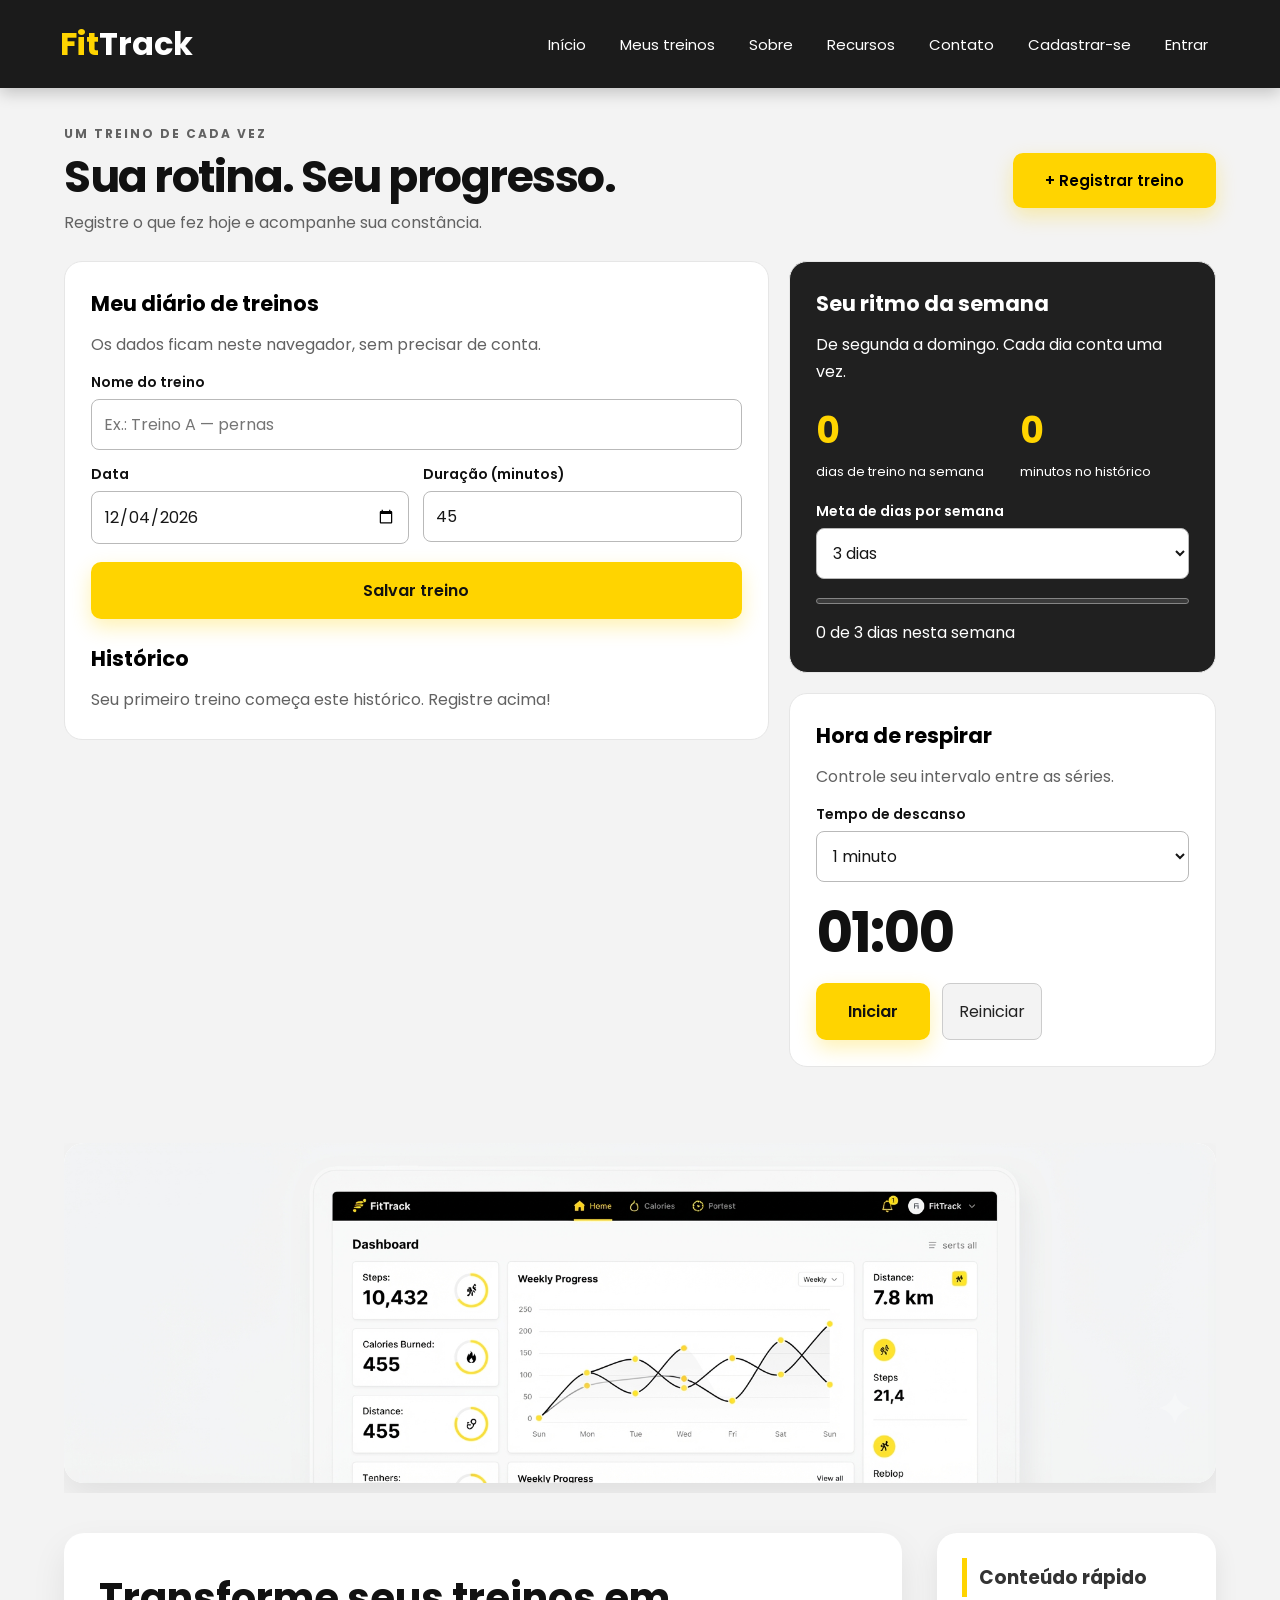
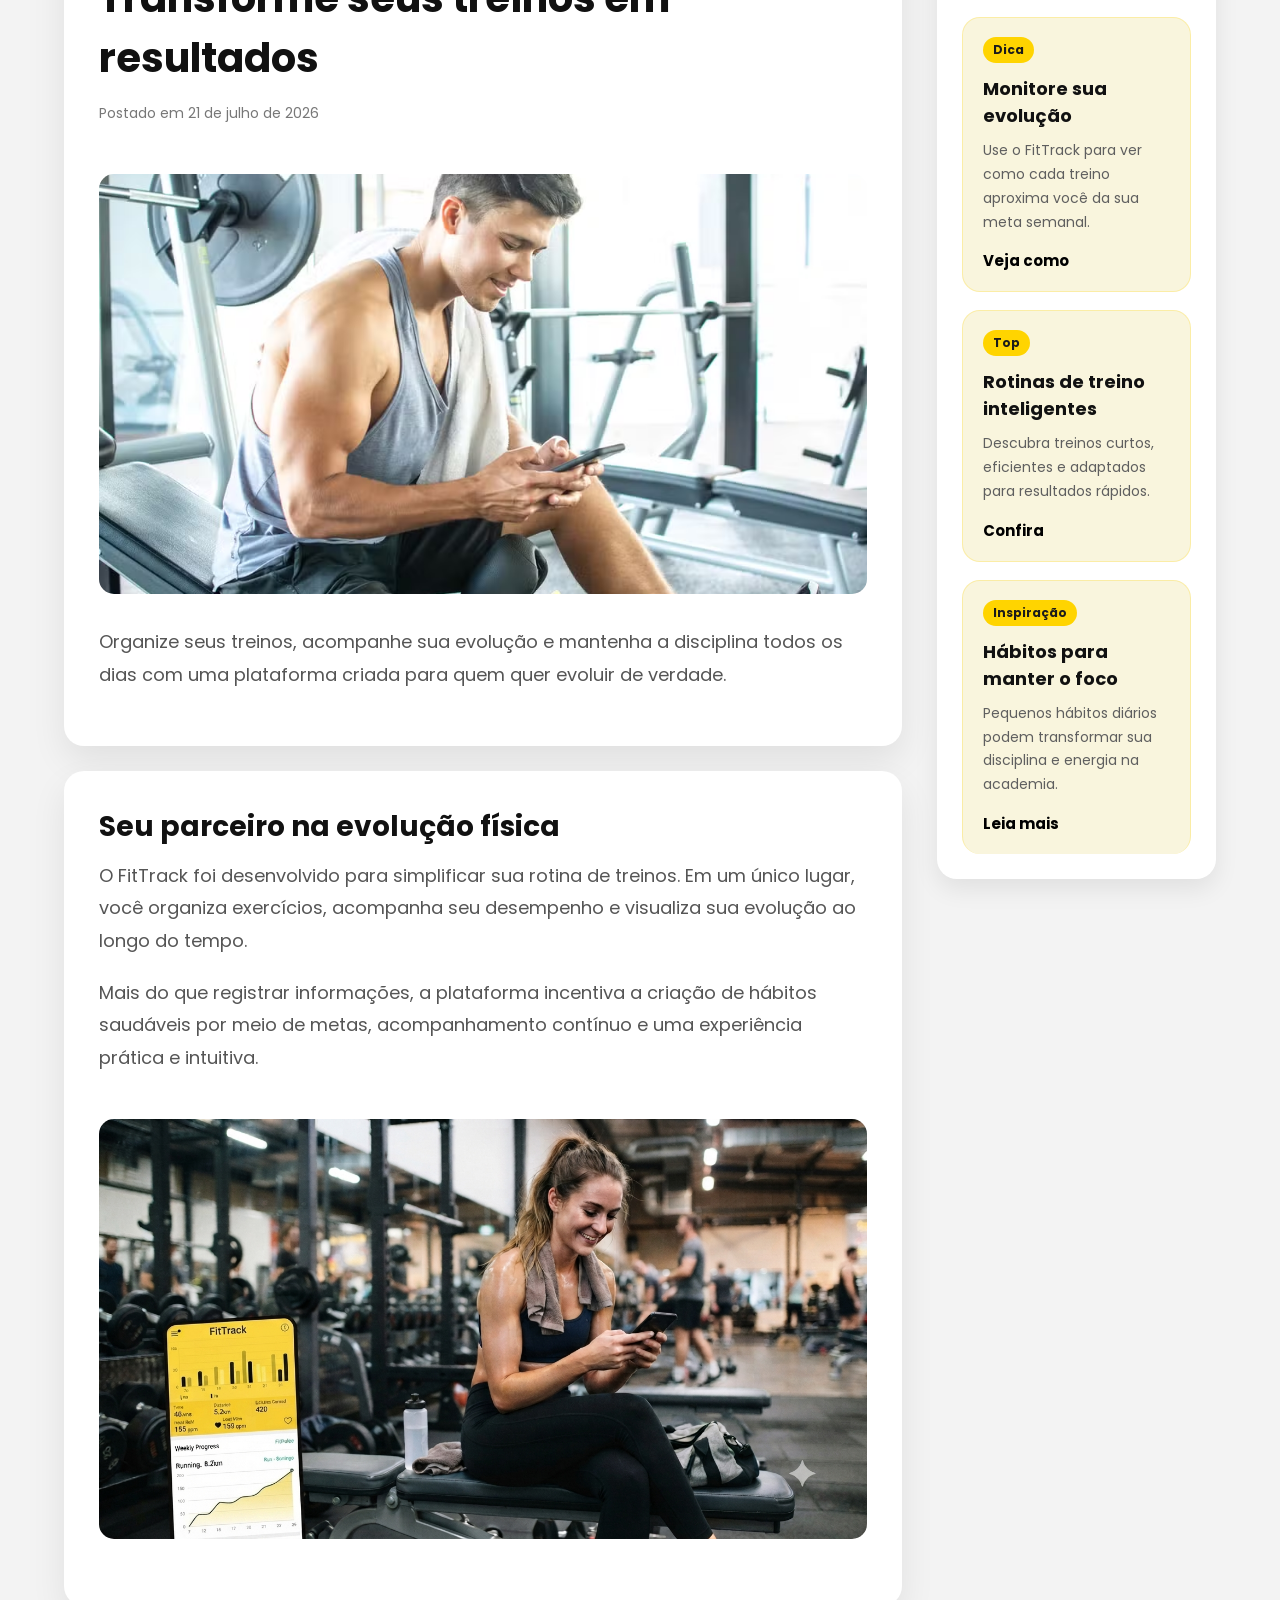
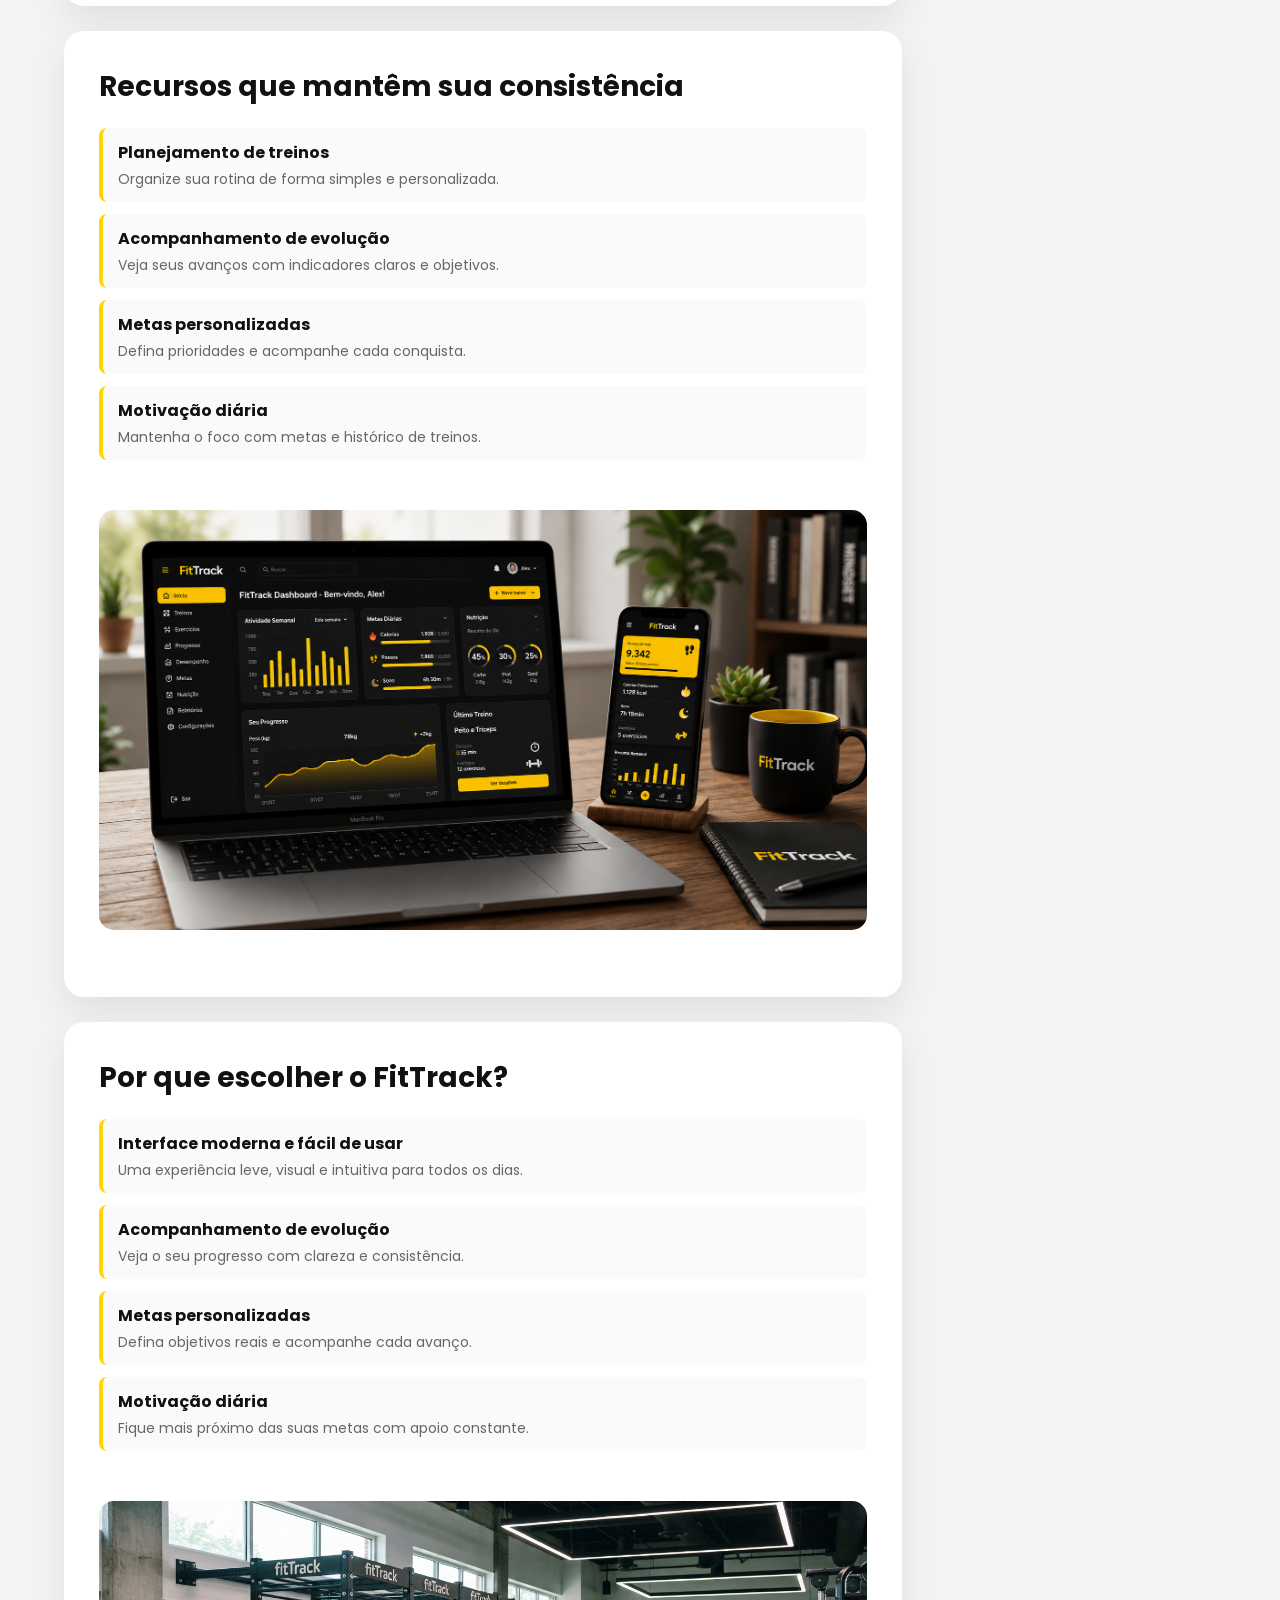
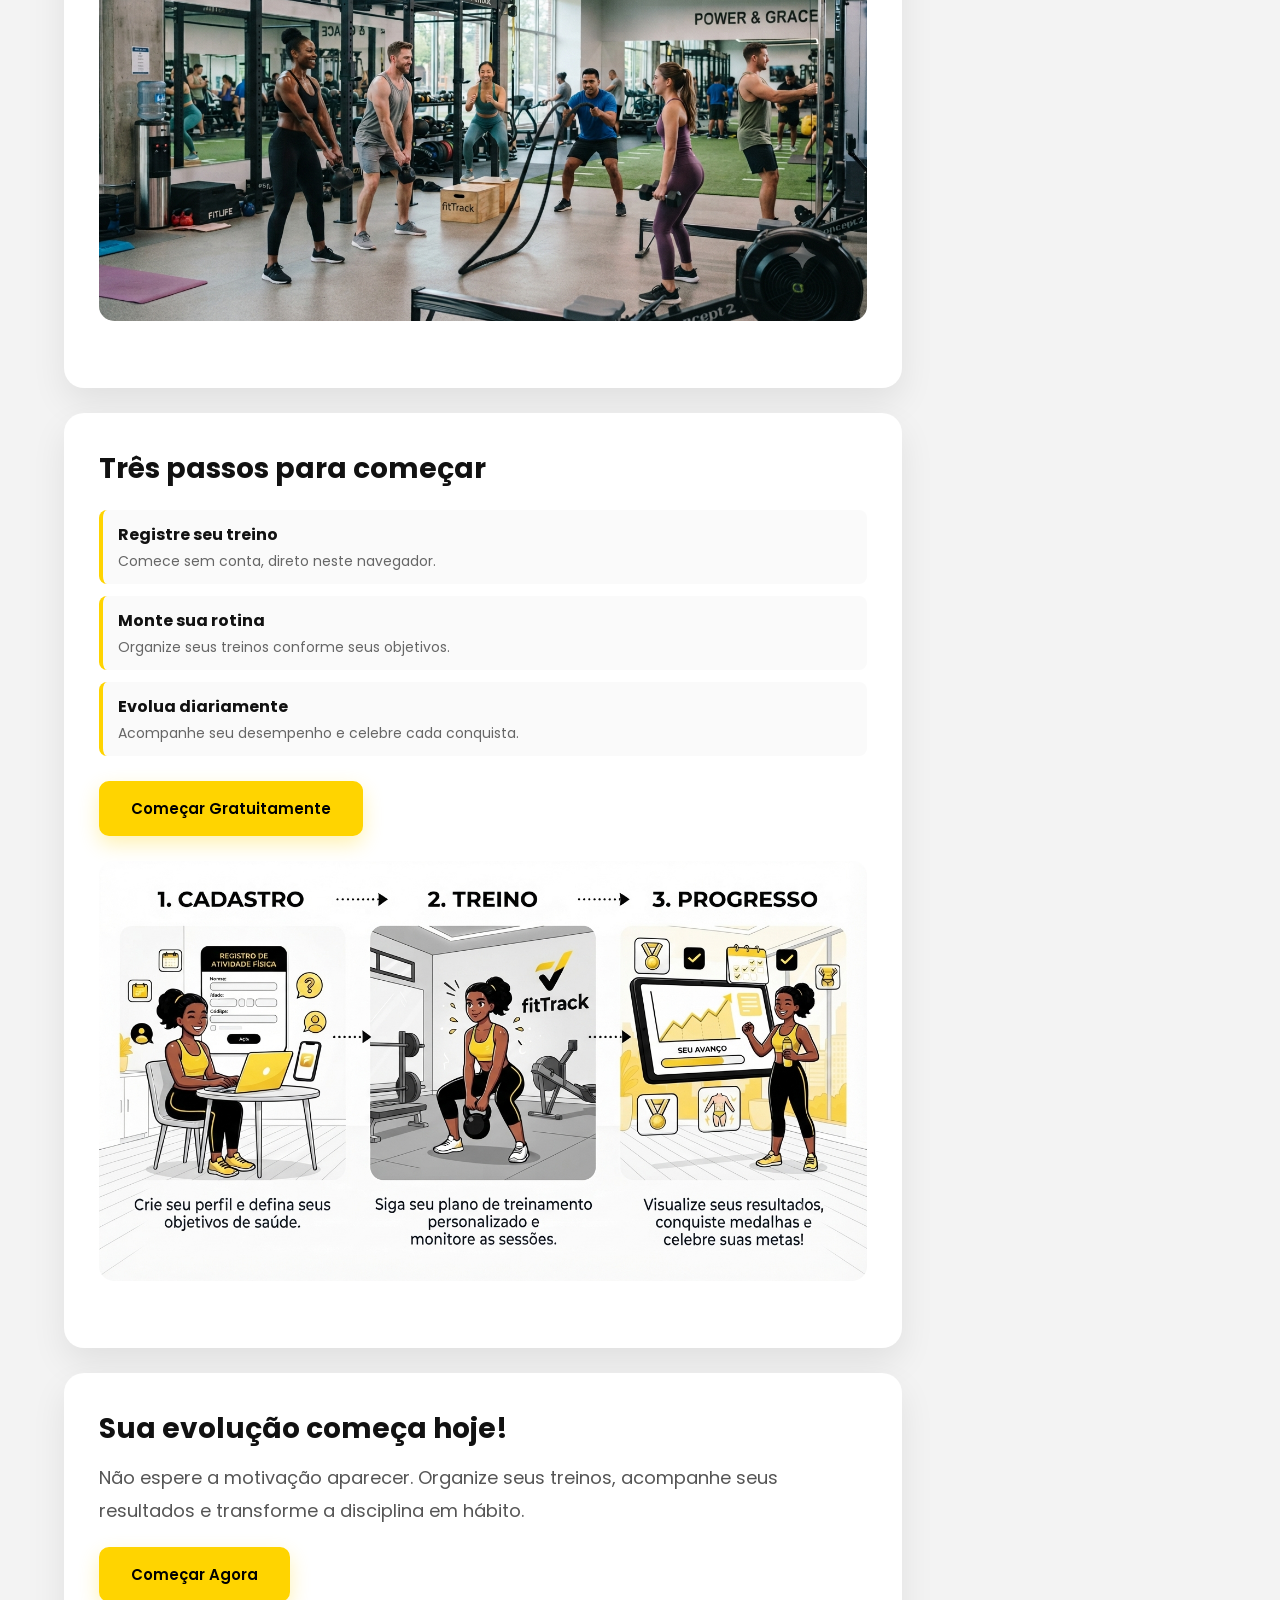
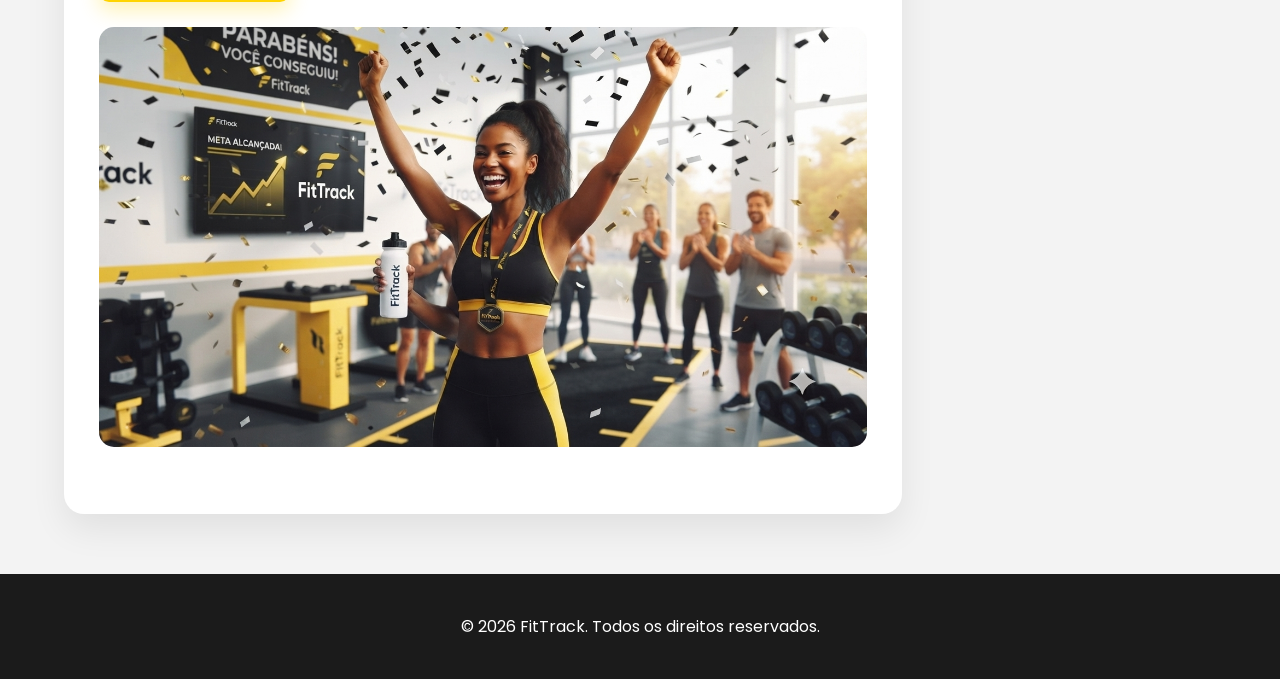
<file: index.html>
<!DOCTYPE html>
<html lang="pt-br">

<head>
    <meta charset="UTF-8">
    <meta name="viewport" content="width=device-width, initial-scale=1.0">
    <title>FitTrack</title>
    <link rel="stylesheet" href="css/style.css">
    <link rel="stylesheet" href="css/tracker.css">
    <script src="console.js" defer></script>
    <script src="tracker.js" defer></script>
    <link rel="preconnect" href="https://fonts.googleapis.com">
    <link rel="preconnect" href="https://fonts.gstatic.com" crossorigin>
    <link
        href="https://fonts.googleapis.com/css2?family=Poppins:ital,wght@0,100;0,200;0,300;0,400;0,500;0,600;0,700;0,800;0,900;1,100;1,200;1,300;1,400;1,500;1,600;1,700;1,800;1,900&display=swap"
        rel="stylesheet">
</head>

<body>
    <a href="#meus-treinos" class="skip-link">Pular para meus treinos</a>
    <header id="header">
        <nav>
            <div class="logo">
                <h1><span class="white">Fit</span><span class="yellow">Track</span></h1>
            </div>

            <div id="menu">
                <a href="index.html">Início</a>
                <a href="index.html#meus-treinos">Meus treinos</a>
                <a href="#sobre">Sobre</a>
                <a href="#recursos">Recursos</a>
                <a href="Contato.html">Contato</a>
                <a href="cadastro.html">Cadastrar-se</a>
                <a href="entrar.html">Entrar</a>
            </div>
        </nav>
    </header>

    <main id="meus-treinos" class="tracker">
        <div class="tracker-heading">
            <div><p class="eyebrow">Um treino de cada vez</p><h1>Sua rotina. Seu progresso.</h1><p>Registre o que fez hoje e acompanhe sua constância.</p></div>
            <a class="btn" href="#workout-form">+ Registrar treino</a>
        </div>
        <div class="tracker-grid">
            <section class="tracker-card">
                <h2>Meu diário de treinos</h2><p>Os dados ficam neste navegador, sem precisar de conta.</p>
                <form id="workout-form">
                    <label for="workout-name">Nome do treino</label><input id="workout-name" maxlength="80" required placeholder="Ex.: Treino A — pernas">
                    <div class="form-row">
                        <div><label for="workout-date">Data</label><input id="workout-date" type="date" required></div>
                        <div><label for="workout-minutes">Duração (minutos)</label><input id="workout-minutes" type="number" min="1" max="300" step="1" value="45" required></div>
                    </div>
                    <button class="btn" type="submit">Salvar treino</button>
                </form>
                <div class="history"><h2>Histórico</h2><p id="empty-history">Seu primeiro treino começa este histórico. Registre acima!</p><ul id="workout-list"></ul></div>
            </section>
            <div>
                <section class="tracker-card tracker-summary">
                    <h2>Seu ritmo da semana</h2><p>De segunda a domingo. Cada dia conta uma vez.</p>
                    <div class="stats"><div><strong id="week-count">0</strong><span>dias de treino na semana</span></div><div><strong id="total-minutes">0</strong><span>minutos no histórico</span></div></div>
                    <label for="goal">Meta de dias por semana</label><select id="goal"><option value="1">1 dia</option><option value="2">2 dias</option><option value="3" selected>3 dias</option><option value="4">4 dias</option><option value="5">5 dias</option><option value="6">6 dias</option><option value="7">7 dias</option></select>
                    <progress id="week-progress" value="0" max="3" aria-label="Progresso da meta semanal"></progress><p id="goal-summary"></p>
                </section>
                <section class="tracker-card timer-card">
                    <h2>Hora de respirar</h2><p>Controle seu intervalo entre as séries.</p>
                    <label for="rest-duration">Tempo de descanso</label><select id="rest-duration"><option value="30">30 segundos</option><option value="60" selected>1 minuto</option><option value="90">1 minuto e 30 segundos</option><option value="120">2 minutos</option></select>
                    <output id="timer-display" aria-label="Tempo restante" aria-live="off">01:00</output><div class="timer-actions"><button id="timer-toggle" class="btn" type="button">Iniciar</button><button id="timer-reset" class="secondary-btn" type="button">Reiniciar</button></div>
                </section>
            </div>
        </div>
        <p id="tracker-status" role="status" aria-live="polite"></p>
        <noscript>Ative o JavaScript para registrar treinos e usar o cronômetro.</noscript>
    </main>

    <section class="slider" aria-label="Conheça o FitTrack">
        <div class="slider-wrapper">
            <div class="slide">
                <img src="img/dashboardslide.png" alt="Recursos e rotina de treinos no FitTrack" loading="lazy">
            </div>
            <div class="slide">
                <img src="img/mulherslide.png" alt="Recursos e rotina de treinos no FitTrack" loading="lazy">
            </div>
            <div class="slide">
                <img src="img/exercicioslide.png" alt="Recursos e rotina de treinos no FitTrack" loading="lazy">
            </div>
            <div class="slide">
                <img src="img/graficoslide.png" alt="Recursos e rotina de treinos no FitTrack" loading="lazy">
            </div>
            <div class="slide">
                <img src="img/comidaslide.png" alt="Recursos e rotina de treinos no FitTrack" loading="lazy">
            </div>
             <div class="slide">
                <img src="img/relogioslide.png" alt="Recursos e rotina de treinos no FitTrack" loading="lazy">
            </div>
        </div>
    </section>

    <section class="content">
        <div class="posts">
            <article class="post">
                <h1>Transforme seus treinos em resultados</h1>

                <span class="data-post">
                    Postado em 21 de julho de 2026
                </span>

                <img class="img-post1" src="img/celular-academia.avif" alt="Pessoa utilizando celular na academia">

                <p>
                    Organize seus treinos, acompanhe sua evolução e mantenha a disciplina
                    todos os dias com uma plataforma criada para quem quer evoluir de verdade.
                </p>

            </article>

            <article id="sobre" class="post">
                <h2>Seu parceiro na evolução física</h2>
                <p>
                    O FitTrack foi desenvolvido para simplificar sua rotina de treinos. Em um único lugar,
                    você organiza exercícios, acompanha seu desempenho e visualiza sua evolução ao longo do tempo.
                </p>
                <p>
                    Mais do que registrar informações, a plataforma incentiva a criação de hábitos saudáveis
                    por meio de metas, acompanhamento contínuo e uma experiência prática e intuitiva.
                </p>
                <img class="img-post1" src="img/olhando graficos.png" alt="Pessoa analisando evolução com o celular">
            </article>

            <article id="recursos" class="post">
                <h2>Recursos que mantêm sua consistência</h2>
                <ul class="feature-list">
                    <li><strong>Planejamento de treinos</strong><span>Organize sua rotina de forma simples e
                            personalizada.</span></li>
                    <li><strong>Acompanhamento de evolução</strong><span>Veja seus avanços com indicadores claros e
                            objetivos.</span></li>
                    <li><strong>Metas personalizadas</strong><span>Defina prioridades e acompanhe cada conquista.</span>
                    </li>
                    <li><strong>Motivação diária</strong><span>Mantenha o foco com metas e histórico de
                            treinos.</span></li>
                </ul>
                <img class="img-post1" src="img/painel.png" alt="Visão geral do aplicativo FitTrack">
            </article>

            <article class="post">
                <h2>Por que escolher o FitTrack?</h2>
                <ul class="feature-list">
                    <li><strong>Interface moderna e fácil de usar</strong><span>Uma experiência leve, visual e intuitiva
                            para todos os dias.</span></li>
                    <li><strong>Acompanhamento de evolução</strong><span>Veja o seu progresso com clareza e
                            consistência.</span></li>
                    <li><strong>Metas personalizadas</strong><span>Defina objetivos reais e acompanhe cada
                            avanço.</span></li>
                    <li><strong>Motivação diária</strong><span>Fique mais próximo das suas metas com apoio
                            constante.</span></li>
                </ul>
                <img class="img-post1" src="img/grupo-treinando.png" alt="Grupo de pessoas treinando">
            </article>

            <article class="post">
                <h2>Três passos para começar</h2>
                <ol class="feature-list">
                    <li><strong>Registre seu treino</strong><span>Comece sem conta, direto neste navegador.</span></li>
                    <li><strong>Monte sua rotina</strong><span>Organize seus treinos conforme seus objetivos.</span>
                    </li>
                    <li><strong>Evolua diariamente</strong><span>Acompanhe seu desempenho e celebre cada
                            conquista.</span></li>
                </ol>
                <a href="#meus-treinos" class="btn">Começar Gratuitamente</a>
                <img class="img-post1" src="img/passos.png" alt="Passo a passo do cadastro">
            </article>

            <article class="post">
                <h2>Sua evolução começa hoje!</h2>
                <p>Não espere a motivação aparecer. Organize seus treinos, acompanhe seus resultados e transforme a
                    disciplina em hábito.</p>
                <a href="#meus-treinos" class="btn">Começar Agora</a>
                <img class="img-post1" src="img/Gemini_Generated_Image_nmeksznmeksznmek.png" alt="Pessoa comemorando">
            </article>
        </div>

        <aside id="right-side">
            <div class="content-right">
                <h3>Conteúdo rápido</h3>

                <div class="sidebar-card">
                    <span class="card-tag">Dica</span>
                    <h4>Monitore sua evolução</h4>
                    <p>Use o FitTrack para ver como cada treino aproxima você da sua meta semanal.</p>
                    <a href="#meus-treinos">Veja como</a>
                </div>

                <div class="sidebar-card">
                    <span class="card-tag">Top</span>
                    <h4>Rotinas de treino inteligentes</h4>
                    <p>Descubra treinos curtos, eficientes e adaptados para resultados rápidos.</p>
                    <a href="#meus-treinos">Confira</a>
                </div>

                <div class="sidebar-card" style="border-bottom:none;">
                    <span class="card-tag">Inspiração</span>
                    <h4>Hábitos para manter o foco</h4>
                    <p>Pequenos hábitos diários podem transformar sua disciplina e energia na academia.</p>
                    <a href="#meus-treinos">Leia mais</a>
                </div>
            </div>
        </aside>
    </section>

    <footer id="footer">
        <p>&copy; 2026 FitTrack. Todos os direitos reservados.</p>
    </footer>
</body>

</html>
</file>
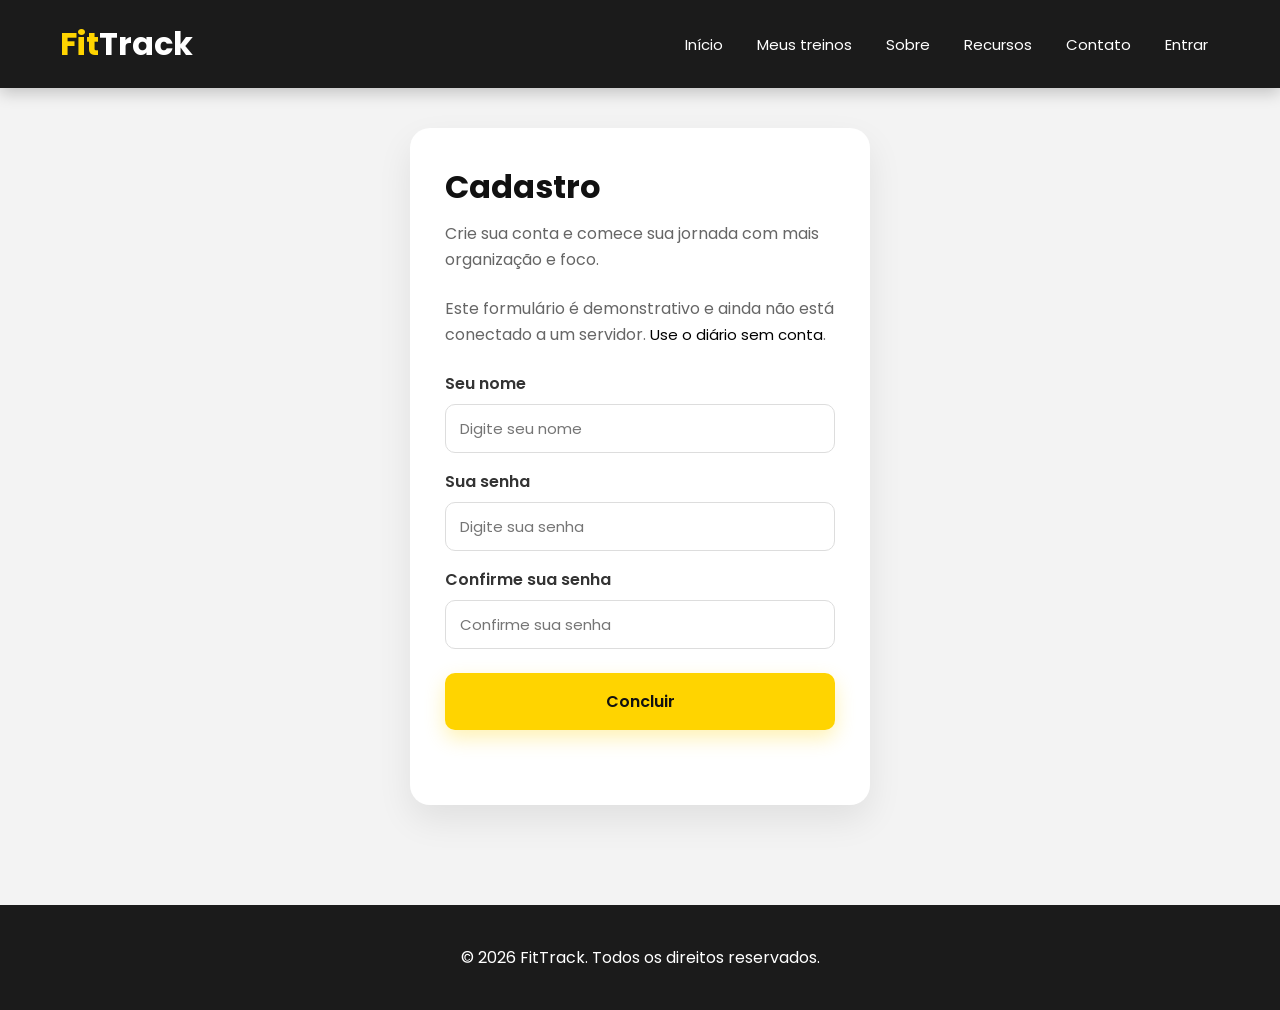
<file: cadastro.html>
<!DOCTYPE html>
<html lang="pt-br">

<head>
    <meta charset="UTF-8">
    <meta name="viewport" content="width=device-width, initial-scale=1.0">
    <title>Cadastro</title>
    <link rel="stylesheet" href="css/style.css">
    <link rel="stylesheet" href="css/tracker.css">
    <link rel="preconnect" href="https://fonts.googleapis.com">
    <link rel="preconnect" href="https://fonts.gstatic.com" crossorigin>
    <link
        href="https://fonts.googleapis.com/css2?family=Poppins:ital,wght@0,100;0,200;0,300;0,400;0,500;0,600;0,700;0,800;0,900;1,100;1,200;1,300;1,400;1,500;1,600;1,700;1,800;1,900&display=swap"
        rel="stylesheet">
    <script src="forms.js" defer></script>
</head>

<body>
    <header id="header">
        <nav>
            <div class="logo">
                <h1><span class="white">Fit</span><span class="yellow">Track</span></h1>
            </div>

            <div id="menu">
                <a href="index.html">Início</a>
                <a href="index.html#meus-treinos">Meus treinos</a>
                <a href="index.html#sobre">Sobre</a>
                <a href="index.html#recursos">Recursos</a>
                <a href="Contato.html">Contato</a>
                <a href="entrar.html">Entrar</a>
            </div>
        </nav>
    </header>

    <main class="auth-page">
        <section class="auth-card">
            <h1>Cadastro</h1>
            <p>Crie sua conta e comece sua jornada com mais organização e foco.</p>

            <p>Este formulário é demonstrativo e ainda não está conectado a um servidor. <a href="index.html#meus-treinos">Use o diário sem conta</a>.</p>
            <form class="auth-form">
                <div class="form-group">
                    <label for="usuario">Seu nome</label>
                    <input required type="text" id="usuario" placeholder="Digite seu nome">
                </div>

                <div class="form-group">
                    <label for="password">Sua senha</label>
                    <input required type="password" id="password" placeholder="Digite sua senha">
                </div>

                <div class="form-group">
                    <label for="newpassword">Confirme sua senha</label>
                    <input required type="password" id="newpassword" placeholder="Confirme sua senha">
                </div>

                <button type="submit" class="btn auth-btn">Concluir</button>
                <p id="form-status" role="status"></p>
            </form>
        </section>
    </main>

    <footer id="footer">
        <p>&copy; 2026 FitTrack. Todos os direitos reservados.</p>
    </footer>
</body>

</html>
</file>
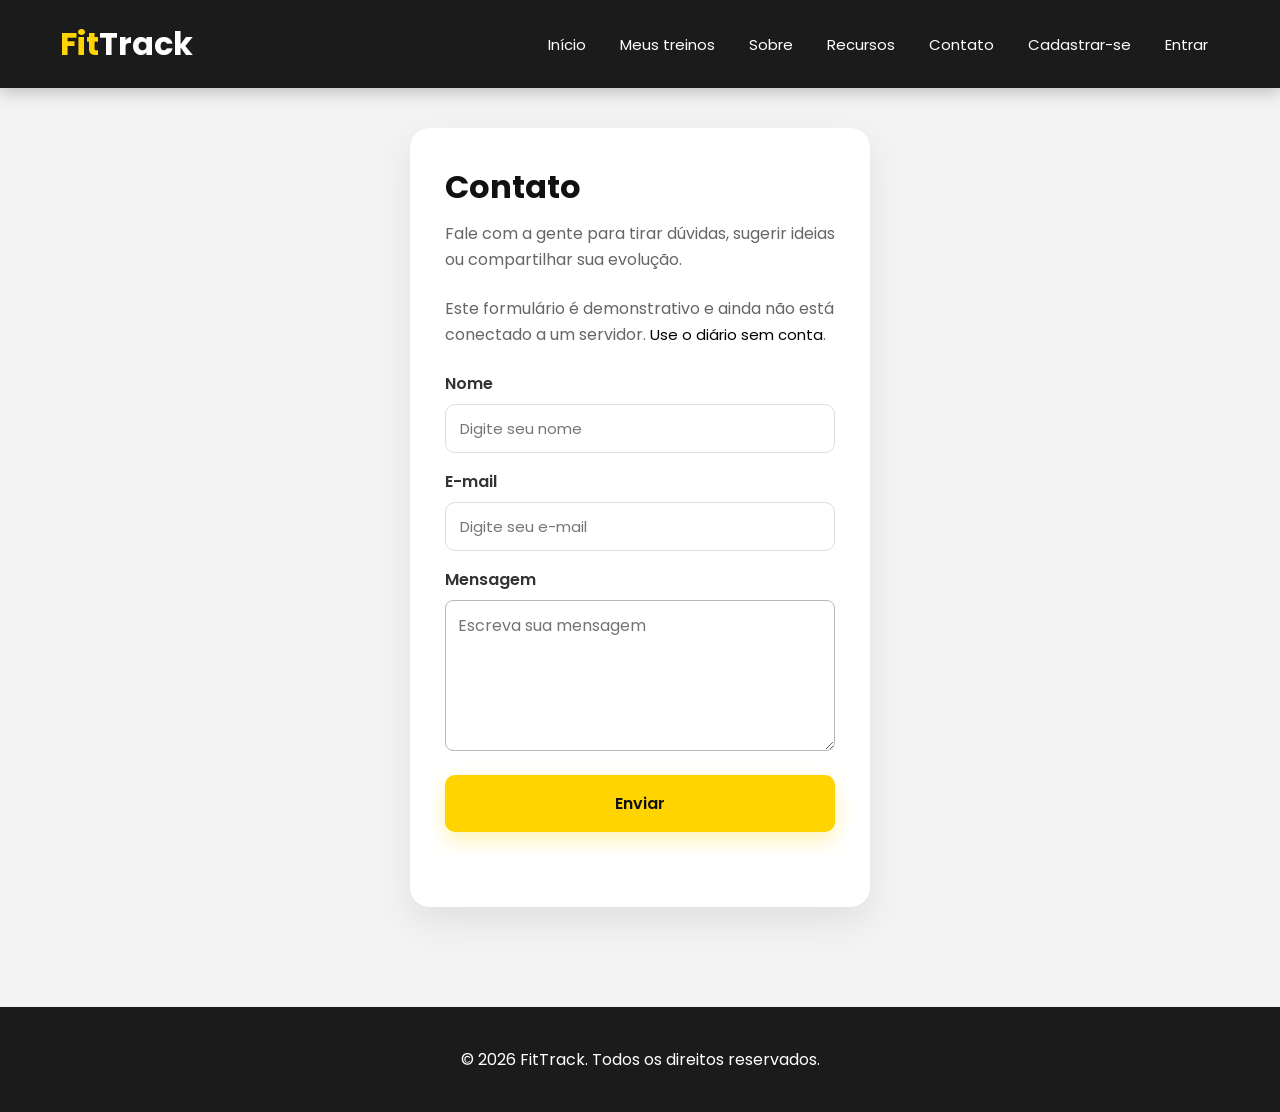
<file: Contato.html>
<!DOCTYPE html>
<html lang="pt-br">

<head>
    <meta charset="UTF-8">
    <meta name="viewport" content="width=device-width, initial-scale=1.0">
    <title>Contato</title>
    <link rel="stylesheet" href="css/style.css">
    <link rel="stylesheet" href="css/tracker.css">
    <link rel="preconnect" href="https://fonts.googleapis.com">
    <link rel="preconnect" href="https://fonts.gstatic.com" crossorigin>
    <link
        href="https://fonts.googleapis.com/css2?family=Poppins:ital,wght@0,100;0,200;0,300;0,400;0,500;0,600;0,700;0,800;0,900;1,100;1,200;1,300;1,400;1,500;1,600;1,700;1,800;1,900&display=swap"
        rel="stylesheet">
    <script src="forms.js" defer></script>
</head>

<body>
    <header id="header">
        <nav>
            <div class="logo">
                <h1><span class="white">Fit</span><span class="yellow">Track</span></h1>
            </div>

            <div id="menu">
                <a href="index.html">Início</a>
                <a href="index.html#meus-treinos">Meus treinos</a>
                <a href="index.html#sobre">Sobre</a>
                <a href="index.html#recursos">Recursos</a>
                <a href="Contato.html">Contato</a>
                <a href="cadastro.html">Cadastrar-se</a>
                <a href="entrar.html">Entrar</a>
            </div>
        </nav>
    </header>

    <main class="auth-page">
        <section class="auth-card">
            <h1>Contato</h1>
            <p>Fale com a gente para tirar dúvidas, sugerir ideias ou compartilhar sua evolução.</p>

            <p>Este formulário é demonstrativo e ainda não está conectado a um servidor. <a href="index.html#meus-treinos">Use o diário sem conta</a>.</p>
            <form class="auth-form">
                <div class="form-group">
                    <label for="nome">Nome</label>
                    <input required type="text" id="nome" placeholder="Digite seu nome">
                </div>

                <div class="form-group">
                    <label for="email">E-mail</label>
                    <input required type="email" id="email" placeholder="Digite seu e-mail">
                </div>

                <div class="form-group">
                    <label for="mensagem">Mensagem</label>
                    <textarea id="mensagem" rows="5" maxlength="2000" required placeholder="Escreva sua mensagem"></textarea>
                </div>

                <button type="submit" class="btn auth-btn">Enviar</button>
                <p id="form-status" role="status"></p>
            </form>
        </section>
    </main>

    <footer id="footer">
        <p>&copy; 2026 FitTrack. Todos os direitos reservados.</p>
    </footer>
</body>

</html>
</file>
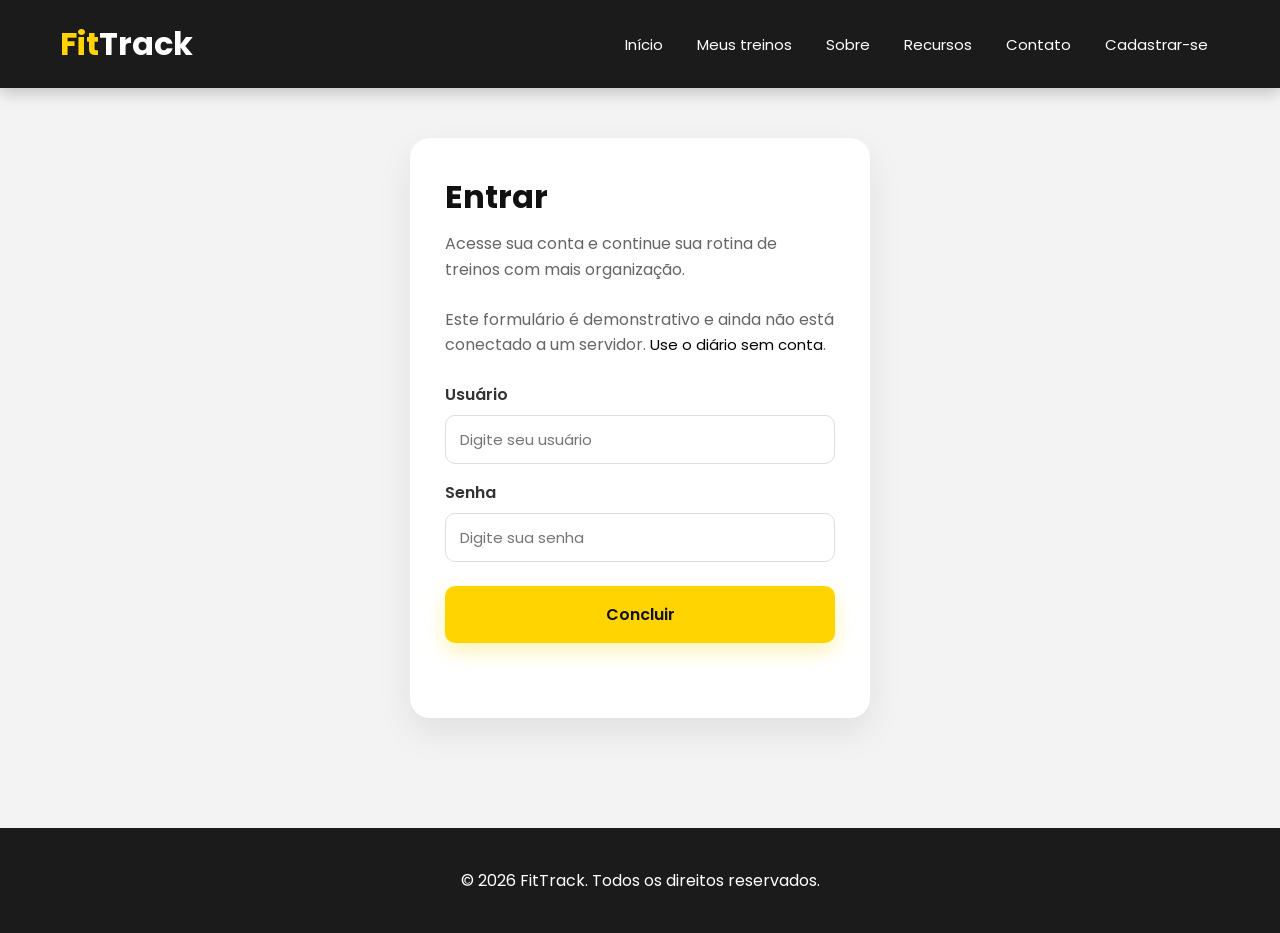
<file: entrar.html>
<!DOCTYPE html>
<html lang="pt-br">

<head>
    <meta charset="UTF-8">
    <meta name="viewport" content="width=device-width, initial-scale=1.0">
    <title>Entrar</title>
    <link rel="stylesheet" href="css/style.css">
    <link rel="stylesheet" href="css/tracker.css">
    <link rel="preconnect" href="https://fonts.googleapis.com">
    <link rel="preconnect" href="https://fonts.gstatic.com" crossorigin>
    <link
        href="https://fonts.googleapis.com/css2?family=Poppins:ital,wght@0,100;0,200;0,300;0,400;0,500;0,600;0,700;0,800;0,900;1,100;1,200;1,300;1,400;1,500;1,600;1,700;1,800;1,900&display=swap"
        rel="stylesheet">
    <script src="forms.js" defer></script>
</head>

<body>
    <header id="header">
        <nav>
            <div class="logo">
                <h1><span class="white">Fit</span><span class="yellow">Track</span></h1>
            </div>

            <div id="menu">
                <a href="index.html">Início</a>
                <a href="index.html#meus-treinos">Meus treinos</a>
                <a href="index.html#sobre">Sobre</a>
                <a href="index.html#recursos">Recursos</a>
                <a href="Contato.html">Contato</a>
                <a href="cadastro.html">Cadastrar-se</a>
            </div>
        </nav>
    </header>

    <main class="auth-page">
        <section class="auth-card">
            <h1>Entrar</h1>
            <p>Acesse sua conta e continue sua rotina de treinos com mais organização.</p>

            <p>Este formulário é demonstrativo e ainda não está conectado a um servidor. <a href="index.html#meus-treinos">Use o diário sem conta</a>.</p>
            <form class="auth-form">
                <div class="form-group">
                    <label for="usuario">Usuário</label>
                    <input required type="text" id="usuario" placeholder="Digite seu usuário">
                </div>

                <div class="form-group">
                    <label for="password">Senha</label>
                    <input required type="password" id="password" placeholder="Digite sua senha">
                </div>

                <button type="submit" class="btn auth-btn">Concluir</button>
                <p id="form-status" role="status"></p>
            </form>
        </section>
    </main>

    <footer id="footer">
        <p>&copy; 2026 FitTrack. Todos os direitos reservados.</p>
    </footer>
</body>

</html>
</file>
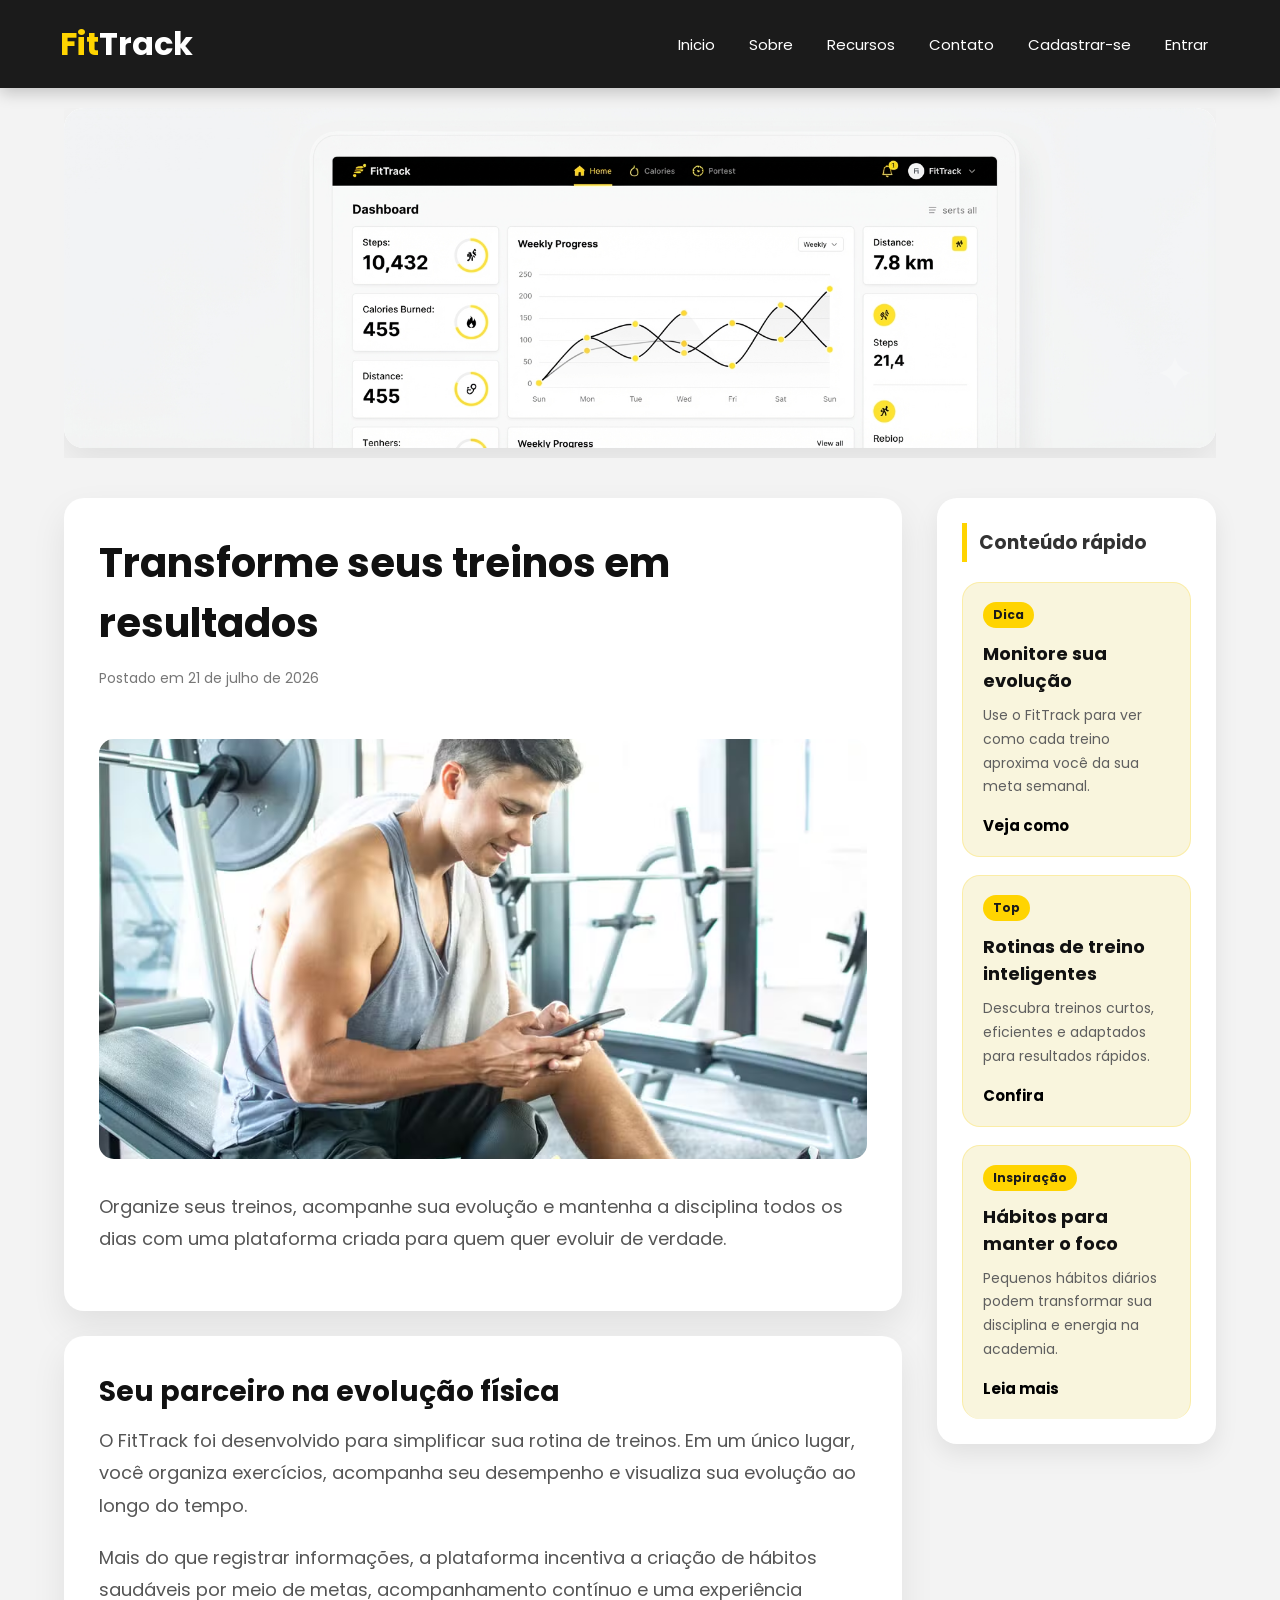
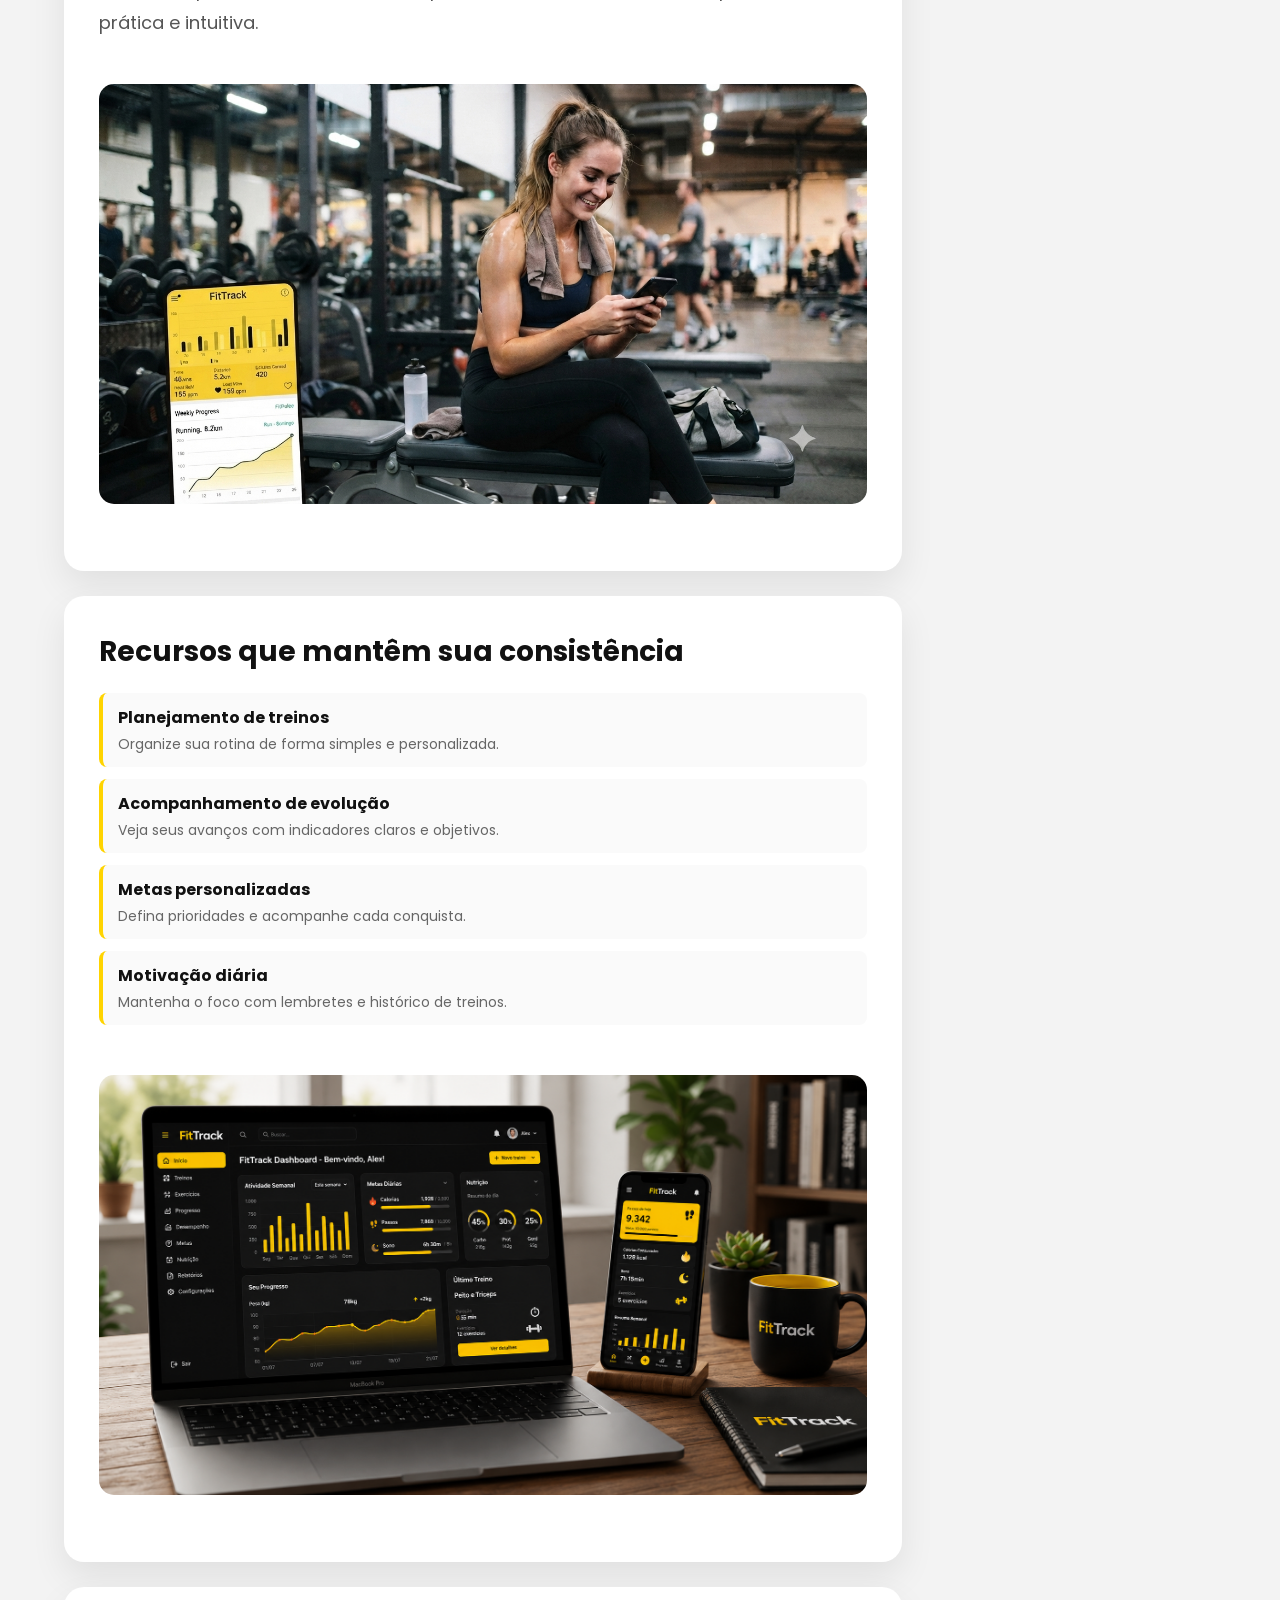
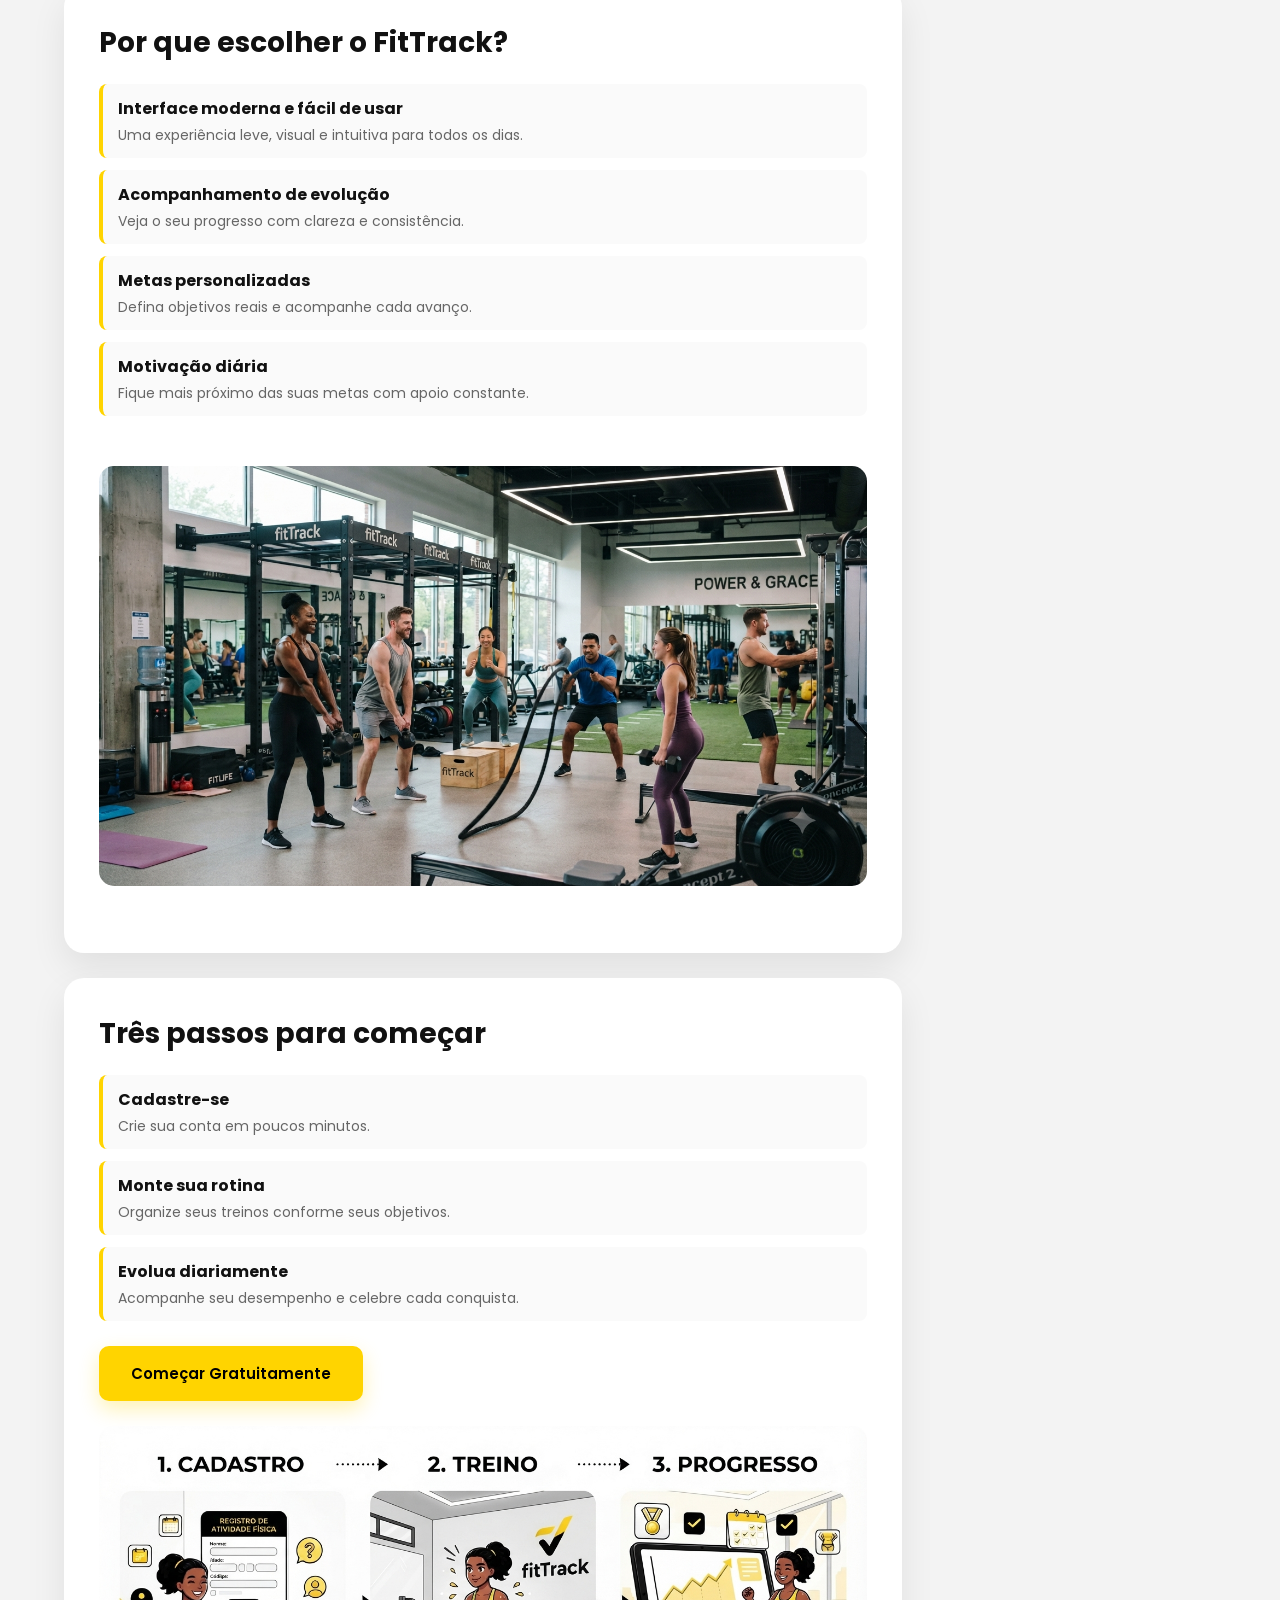
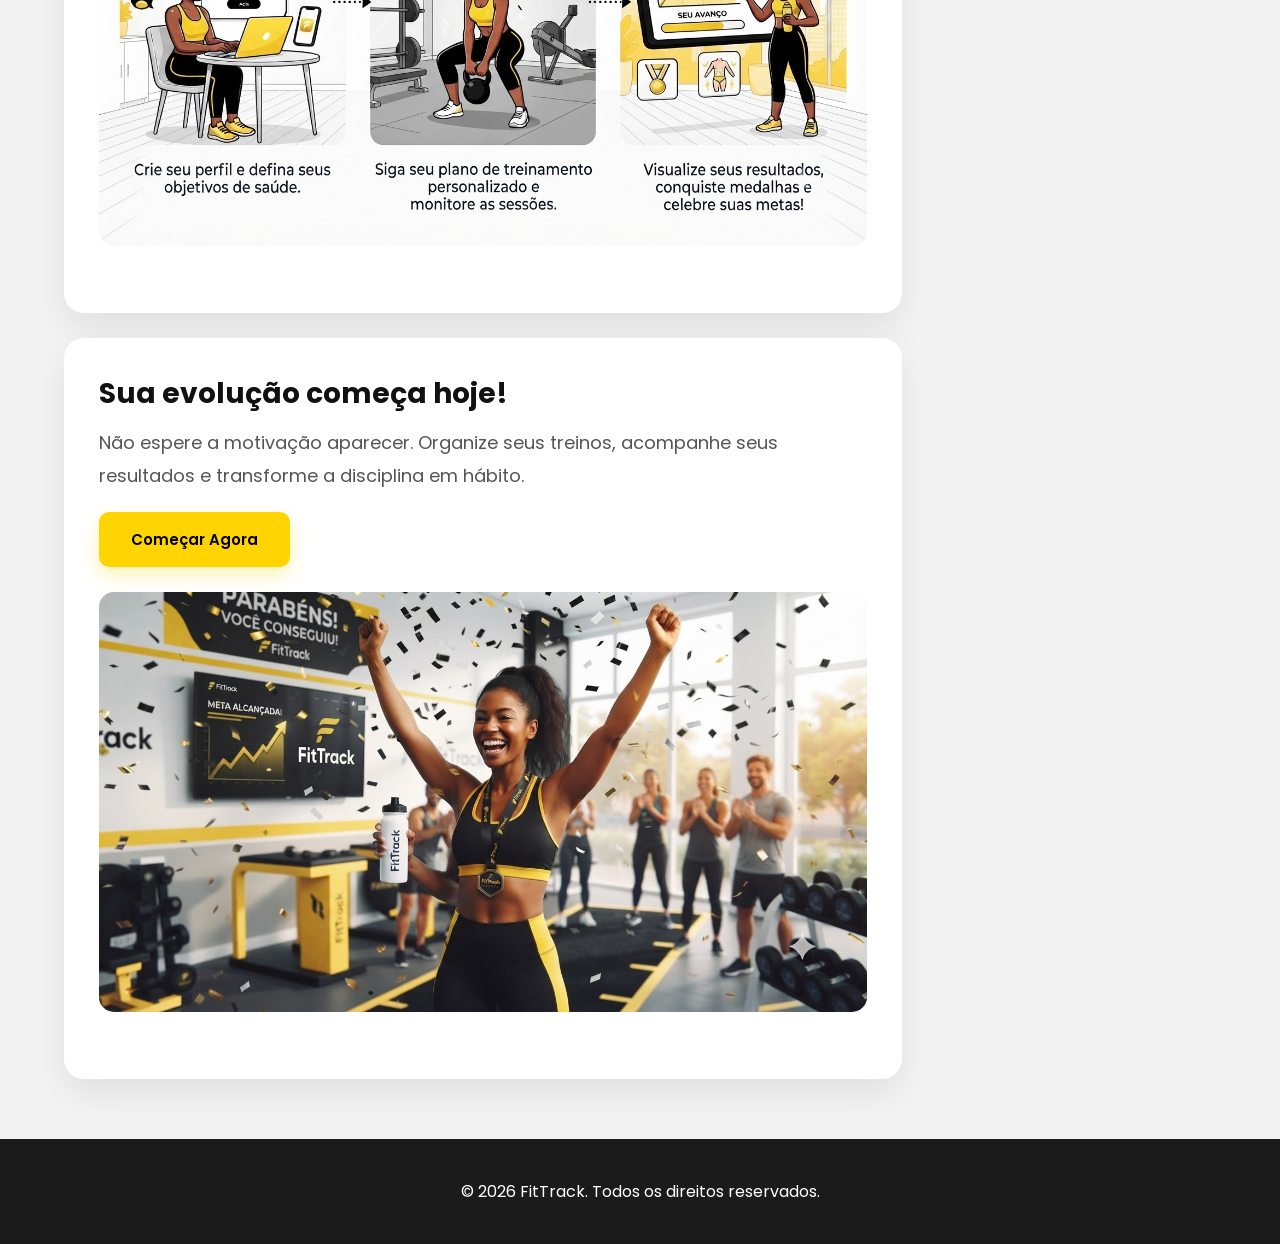
<file: inicio.html>
<!DOCTYPE html>
<html lang="pt-br">

<head>
    <meta charset="UTF-8">
    <meta name="viewport" content="width=device-width, initial-scale=1.0">
    <title>FitTrack</title>
    <link rel="stylesheet" href="css/style.css">
    <script src="console.js"></script>
    <link rel="preconnect" href="https://fonts.googleapis.com">
    <link rel="preconnect" href="https://fonts.gstatic.com" crossorigin>
    <link
        href="https://fonts.googleapis.com/css2?family=Poppins:ital,wght@0,100;0,200;0,300;0,400;0,500;0,600;0,700;0,800;0,900;1,100;1,200;1,300;1,400;1,500;1,600;1,700;1,800;1,900&display=swap"
        rel="stylesheet">
</head>

<body>
    <header id="header">
        <nav>
            <div class="logo">
                <h1><span class="white">Fit</span><span class="yellow">Track</span></h1>
            </div>

            <div id="menu">
                <a href="inicio.html">Inicio</a>
                <a href="#sobre">Sobre</a>
                <a href="#recursos">Recursos</a>
                <a href="Contato.html">Contato</a>
                <a href="cadastro.html">Cadastrar-se</a>
                <a href="entrar.html">Entrar</a>
            </div>
        </nav>
    </header>

    <section class="slider">
        <div class="slider-wrapper">
            <div class="slide">
                <img src="img/dashboardslide.png">
            </div>
            <div class="slide">
                <img src="img/mulherslide.png">
            </div>
            <div class="slide">
                <img src="img/exercicioslide.png">
            </div>
            <div class="slide">
                <img src="img/graficoslide.png">
            </div>
            <div class="slide">
                <img src="img/comidaslide.png">
            </div>
             <div class="slide">
                <img src="img/relogioslide.png">
            </div>
        </div>
    </section>

    <section class="content">
        <div class="posts">
            <article class="post">
                <h1>Transforme seus treinos em resultados</h1>

                <span class="data-post">
                    Postado em 21 de julho de 2026
                </span>

                <img class="img-post1" src="img/celular-academia.avif" alt="Pessoa utilizando celular na academia">

                <p>
                    Organize seus treinos, acompanhe sua evolução e mantenha a disciplina
                    todos os dias com uma plataforma criada para quem quer evoluir de verdade.
                </p>

            </article>

            <article id="sobre" class="post">
                <h2>Seu parceiro na evolução física</h2>
                <p>
                    O FitTrack foi desenvolvido para simplificar sua rotina de treinos. Em um único lugar,
                    você organiza exercícios, acompanha seu desempenho e visualiza sua evolução ao longo do tempo.
                </p>
                <p>
                    Mais do que registrar informações, a plataforma incentiva a criação de hábitos saudáveis
                    por meio de metas, acompanhamento contínuo e uma experiência prática e intuitiva.
                </p>
                <img class="img-post1" src="img/olhando graficos.png" alt="Pessoa analisando evolução com o celular">
            </article>

            <article id="recursos" class="post">
                <h2>Recursos que mantêm sua consistência</h2>
                <ul class="feature-list">
                    <li><strong>Planejamento de treinos</strong><span>Organize sua rotina de forma simples e
                            personalizada.</span></li>
                    <li><strong>Acompanhamento de evolução</strong><span>Veja seus avanços com indicadores claros e
                            objetivos.</span></li>
                    <li><strong>Metas personalizadas</strong><span>Defina prioridades e acompanhe cada conquista.</span>
                    </li>
                    <li><strong>Motivação diária</strong><span>Mantenha o foco com lembretes e histórico de
                            treinos.</span></li>
                </ul>
                <img class="img-post1" src="img/painel.png" alt="Visão geral do aplicativo FitTrack">
            </article>

            <article class="post">
                <h2>Por que escolher o FitTrack?</h2>
                <ul class="feature-list">
                    <li><strong>Interface moderna e fácil de usar</strong><span>Uma experiência leve, visual e intuitiva
                            para todos os dias.</span></li>
                    <li><strong>Acompanhamento de evolução</strong><span>Veja o seu progresso com clareza e
                            consistência.</span></li>
                    <li><strong>Metas personalizadas</strong><span>Defina objetivos reais e acompanhe cada
                            avanço.</span></li>
                    <li><strong>Motivação diária</strong><span>Fique mais próximo das suas metas com apoio
                            constante.</span></li>
                </ul>
                <img class="img-post1" src="img/grupo-treinando.png" alt="Grupo de pessoas treinando">
            </article>

            <article class="post">
                <h2>Três passos para começar</h2>
                <ol class="feature-list">
                    <li><strong>Cadastre-se</strong><span>Crie sua conta em poucos minutos.</span></li>
                    <li><strong>Monte sua rotina</strong><span>Organize seus treinos conforme seus objetivos.</span>
                    </li>
                    <li><strong>Evolua diariamente</strong><span>Acompanhe seu desempenho e celebre cada
                            conquista.</span></li>
                </ol>
                <a href="cadastro.html" class="btn">Começar Gratuitamente</a>
                <img class="img-post1" src="img/passos.png" alt="Passo a passo do cadastro">
            </article>

            <article class="post">
                <h2>Sua evolução começa hoje!</h2>
                <p>Não espere a motivação aparecer. Organize seus treinos, acompanhe seus resultados e transforme a
                    disciplina em hábito.</p>
                <a href="cadastro.html" class="btn">Começar Agora</a>
                <img class="img-post1" src="img/Gemini_Generated_Image_nmeksznmeksznmek.png" alt="Pessoa comemorando">
            </article>
        </div>

        <aside id="right-side">
            <div class="content-right">
                <h3>Conteúdo rápido</h3>

                <div class="sidebar-card">
                    <span class="card-tag">Dica</span>
                    <h4>Monitore sua evolução</h4>
                    <p>Use o FitTrack para ver como cada treino aproxima você da sua meta semanal.</p>
                    <a href="#">Veja como</a>
                </div>

                <div class="sidebar-card">
                    <span class="card-tag">Top</span>
                    <h4>Rotinas de treino inteligentes</h4>
                    <p>Descubra treinos curtos, eficientes e adaptados para resultados rápidos.</p>
                    <a href="#">Confira</a>
                </div>

                <div class="sidebar-card" style="border-bottom:none;">
                    <span class="card-tag">Inspiração</span>
                    <h4>Hábitos para manter o foco</h4>
                    <p>Pequenos hábitos diários podem transformar sua disciplina e energia na academia.</p>
                    <a href="#">Leia mais</a>
                </div>
            </div>
        </aside>
    </section>

    <footer id="footer">
        <p>&copy; 2026 FitTrack. Todos os direitos reservados.</p>
    </footer>
</body>

</html>
</file>
<file: css/style.css>
/* LIMPAR FORMATAÇÃO */

* {
    margin: 0;
    padding: 0;
    box-sizing: border-box;
}

body {
    font-size: 16px;
    font-family: "Poppins", sans-serif;
    background-color: #f3f3f3;
    color: #111;
}

h1 {
    font-family: "Poppins", sans-serif;
    font-size: 40px;
}

h2 {
    color: #000000;
    margin-bottom: 12px;
}

h3 {
    color: #565656;
    background-color: #cccccc;
    padding: 5px;
}

/* CABEÇALHO */

#header {
    background-color: #1b1b1b;
    padding: 20px 0;
    box-shadow: 0 5px 15px rgba(0, 0, 0, .2);
    position: sticky;
    top: 0;
    z-index: 100;
}

#header nav {
    max-width: 1200px;
    margin: 0 auto;
    padding: 0 20px;
    display: flex;
    justify-content: space-between;
    align-items: center;
    gap: 20px;
    flex-wrap: wrap;
}

.logo h1 {
    font-size: 32px;
    margin: 0;
}

#menu {
    display: flex;
    flex-wrap: wrap;
    justify-content: center;
    gap: 10px;
}

#header a:link,
#header a:visited {
    color: #ffffff;
    padding: 8px 12px;
    text-decoration: none;
}

#header a:hover {
    color: #000000;
    background: #dfca0c;
    text-decoration: none;
    border-radius: 5px 5px;
    transform: scale(1.1);
}

#header a {
    text-decoration: none;
    font-size: 15px;
    display: inline-block;
    transition: transform 0.3s ease;
}

.white {
    color: #ffd400;
}

.yellow {
    color: #fff;
}

/* CONTEUDO */

.slider {
    max-width: 1200px;
    width: 90%;
    margin: 20px auto;
}

.slider-wrapper {
    display: flex;
    gap: 20px;
    overflow-x: auto;
    scroll-snap-type: x mandatory;
    padding-bottom: 10px;
    scroll-behavior: smooth;
}

.slider-wrapper::-webkit-scrollbar {
    height: 10px;
}

.slider-wrapper::-webkit-scrollbar-thumb {
    background: rgba(0, 0, 0, 0.15);
    border-radius: 10px;
}

.slider-wrapper {
    scrollbar-width: thin;
    scrollbar-color: rgba(0, 0, 0, 0.15) transparent;
}

.slide {
    flex: 0 0 100%;
    min-width: 100%;
    background: #fff;
    border-radius: 20px;
    box-shadow: 0 15px 35px rgba(0, 0, 0, .08);
    overflow: hidden;
    scroll-snap-align: start;
    display: block;
    padding: 0;
}

.slide img {
    width: 100%;
    height: 340px;
    object-fit: cover;
    display: block;
    border-radius: 20px;
}

.content {
    max-width: 1200px;
    width: 90%;
    margin: 40px auto;
    display: flex;
    justify-content: space-between;
    align-items: flex-start;
    gap: 35px;
}

.img-post1 {
    width: 100%;
    height: 420px;
    object-fit: cover;
    border-radius: 15px;
    margin: 25px 0;
    transition: .4s;
}

.img-post1:hover {
    transform: scale(1.02);
}

.posts {
    flex: 3;
    display: flex;
    flex-direction: column;
    gap: 25px;
}

.post {
    background: #fff;
    padding: 35px;
    border-radius: 20px;
    box-shadow: 0 15px 35px rgba(0, 0, 0, .08);
    transition: .3s;
    overflow: hidden;
}

.post:hover {
    transform: translateY(-6px);
    box-shadow: 0 15px 30px rgba(0, 0, 0, .15);
}

.post h1 {
    font-size: 40px;
    margin-bottom: 10px;
    color: #111;
}

.post h2 {
    font-size: 28px;
    color: #111;
}

.post p {
    font-size: 18px;
    color: #555;
    line-height: 1.8;
    margin-bottom: 20px;
}

.data-post {
    display: block;
    color: #777;
    margin: 15px 0 25px;
    font-size: 14px;
}

.feature-list {
    list-style: none;
    display: grid;
    gap: 12px;
    margin: 20px 0 25px;
}

.feature-list li {
    background: #fafafa;
    border-left: 4px solid #FFD400;
    padding: 12px 15px;
    border-radius: 8px;
    display: flex;
    flex-direction: column;
    gap: 4px;
}

.feature-list li span {
    color: #666;
    font-size: 14px;
}

.btn {
    display: inline-block;
    background: #FFD400;
    color: #111;
    padding: 16px 32px;
    border-radius: 10px;
    font-weight: 600;
    text-decoration: none;
    box-shadow: 0 8px 20px rgba(255, 212, 0, .3);
    transition: .3s;
    border: none;
    cursor: pointer;
}

.btn:hover {
    background: #ffca00;
    transform: translateY(-3px);
    box-shadow: 0 12px 25px rgba(255, 212, 0, .45);
}

/* POST DIREITO */

#right-side {
    flex: 1;
    position: sticky;
    top: 120px;
}

.content-right {
    background: #fff;
    padding: 25px;
    border-radius: 20px;
    box-shadow: 0 10px 25px rgba(0, 0, 0, .08);
}

.content-right h3 {
    background: none;
    color: #333;
    border-left: 5px solid #FFD400;
    padding-left: 12px;
    margin-bottom: 20px;
}

.sidebar-card {
    background: #f9f5dd;
    border: 1px solid rgba(255, 212, 0, .25);
    border-radius: 18px;
    padding: 18px 20px;
    margin-bottom: 18px;
}

.sidebar-card:last-child {
    margin-bottom: 0;
}

.card-tag {
    display: inline-block;
    background: #ffd400;
    color: #1b1b1b;
    font-size: 12px;
    font-weight: 700;
    padding: 4px 10px;
    border-radius: 999px;
    margin-bottom: 12px;
}

.sidebar-card h4 {
    font-size: 18px;
    margin: 0 0 10px;
    color: #111;
}

.sidebar-card p {
    color: #5f5f5f;
    line-height: 1.7;
    margin-bottom: 14px;
    font-size: 14px;
}

.sidebar-card a {
    color: #1b1b1b;
    font-weight: 700;
}

.post-right {
    font-size: 13px;
    padding: 5px;
    border-bottom: 1px dotted #cccccc;
}

/* FORMATAR LINKS */

a {
    text-decoration: none;
    font-size: 15px;
    display: inline-block;
    transition: transform 0.5s ease;
}

a:link,
a:visited {
    color: #000000;
}

a:hover {
    color: #000000;
    background: #dfca0c;
    text-decoration: none;
    border-radius: 5px 5px;
    transform: scale(1.1);
}

/* FORMULÁRIOS */

.auth-page {
    min-height: calc(100vh - 220px);
    display: flex;
    align-items: center;
    justify-content: center;
    padding: 40px 20px;
}

.auth-card {
    width: min(100%, 460px);
    background: #fff;
    padding: 35px;
    border-radius: 20px;
    box-shadow: 0 15px 35px rgba(0, 0, 0, .08);
}

.auth-card h1 {
    font-size: 32px;
    margin-bottom: 10px;
}

.auth-card p {
    color: #666;
    margin-bottom: 24px;
    line-height: 1.6;
}

.auth-form {
    display: flex;
    flex-direction: column;
    gap: 16px;
}

.form-group {
    display: flex;
    flex-direction: column;
    gap: 8px;
}

.form-group label {
    font-weight: 600;
    color: #333;
}

.form-group input {
    padding: 12px 14px;
    border: 1px solid #ddd;
    border-radius: 10px;
    font-size: 15px;
    font-family: "Poppins", sans-serif;
}

.form-group input:focus {
    outline: none;
    border-color: #FFD400;
    box-shadow: 0 0 0 3px rgba(255, 212, 0, .15);
}

.auth-btn {
    margin-top: 8px;
    width: 100%;
}

/* FOOTER */

#footer {
    background: #1b1b1b;
    color: white;
    padding: 40px;
    text-align: center;
    margin-top: 60px;
}

html {
    scroll-behavior: smooth;
}

@media (max-width:900px) {

    .content {
        flex-direction: column;
    }

    .posts {
        width: 100%;
    }

    #right-side {
        width: 100%;
        position: static;
    }

    .post h1 {
        font-size: 30px;
    }

    .img-post1 {
        height: 250px;
    }

    #header nav {
        justify-content: center;
        text-align: center;
    }

}
</file>
<file: css/tracker.css>
:root { --accent: #ffd400; --muted: #626262; }
button, input, select, textarea { font: inherit; }
:focus-visible { outline: 3px solid #926b00; outline-offset: 4px; }
[id] { scroll-margin-top: 150px; }
.skip-link { position: fixed; top: -100px; left: 16px; z-index: 200; background: var(--accent); padding: 12px; }
.skip-link:focus { top: 12px; }
.tracker { width: 90%; max-width: 1200px; margin: 36px auto; }
.tracker-heading { display: flex; justify-content: space-between; align-items: center; gap: 24px; margin-bottom: 24px; }
.tracker-heading h1 { font-size: clamp(28px, 4vw, 44px); letter-spacing: -1.5px; }
.tracker p { color: var(--muted); line-height: 1.7; }
.eyebrow { font-size: 12px; font-weight: 700; letter-spacing: 2px; text-transform: uppercase; }
.tracker-grid { display: grid; grid-template-columns: 1.65fr 1fr; gap: 20px; align-items: start; }
.tracker-card { background: white; border: 1px solid #e6e6e6; border-radius: 18px; padding: 26px; min-width: 0; }
.tracker-card h2 { font-size: 21px; }
.tracker-summary { background: #202020; color: white; margin-bottom: 20px; }
.tracker-summary h2, .tracker-summary p { color: white; }
.stats { display: flex; gap: 36px; margin: 18px 0; }
.stats strong { display: block; font-size: 36px; color: var(--accent); }
.stats span { font-size: 13px; }
.tracker label { display: block; font-size: 14px; font-weight: 600; margin: 14px 0 6px; }
.tracker input, .tracker select, textarea { width: 100%; padding: 12px; border: 1px solid #b9b9b9; border-radius: 8px; background: white; color: #161616; }
.form-row { display: grid; grid-template-columns: 1fr 1fr; gap: 14px; }
.tracker form .btn { margin-top: 18px; width: 100%; }
progress { width: 100%; height: 12px; accent-color: var(--accent); margin: 16px 0 8px; }
.timer-card { margin-top: 20px; }
#timer-display { display: block; font-size: 56px; font-weight: 700; font-variant-numeric: tabular-nums; letter-spacing: -2px; margin: 8px 0; }
.secondary-btn { background: #f3f3f3; border: 1px solid #ccc; border-radius: 8px; padding: 12px 16px; cursor: pointer; color: #222; }
.timer-actions { display: flex; gap: 12px; flex-wrap: wrap; }
.history { margin-top: 24px; }
#workout-list { list-style: none; max-height: 420px; overflow: auto; }
#workout-list li { display: flex; align-items: center; justify-content: space-between; gap: 16px; padding: 16px 0; border-bottom: 1px solid #eee; }
#workout-list strong { overflow-wrap: anywhere; }
#workout-list span { display: block; color: var(--muted); font-size: 13px; margin-top: 5px; }
#tracker-status { min-height: 28px; margin-top: 12px; font-weight: 600; }
.post:hover { transform: none; }
a:hover { transform: none; }
.slider { margin-top: 36px; }
@media (max-width: 700px) {
    .tracker-grid, .form-row { grid-template-columns: 1fr; }
    .tracker-heading { align-items: start; flex-direction: column; gap: 12px; }
    .tracker-card, .post { padding: 20px; }
    #header { position: static; padding: 12px 0; }
    #header nav { gap: 8px; }
    #menu { gap: 2px; }
    #header a { padding: 10px 8px; font-size: 13px; }
    .slide img { height: auto; }
    [id] { scroll-margin-top: 20px; }
}
@media (prefers-reduced-motion: reduce) {
    html, .slider-wrapper { scroll-behavior: auto; }
    *, *::before, *::after { transition: none !important; }
}
</file>
